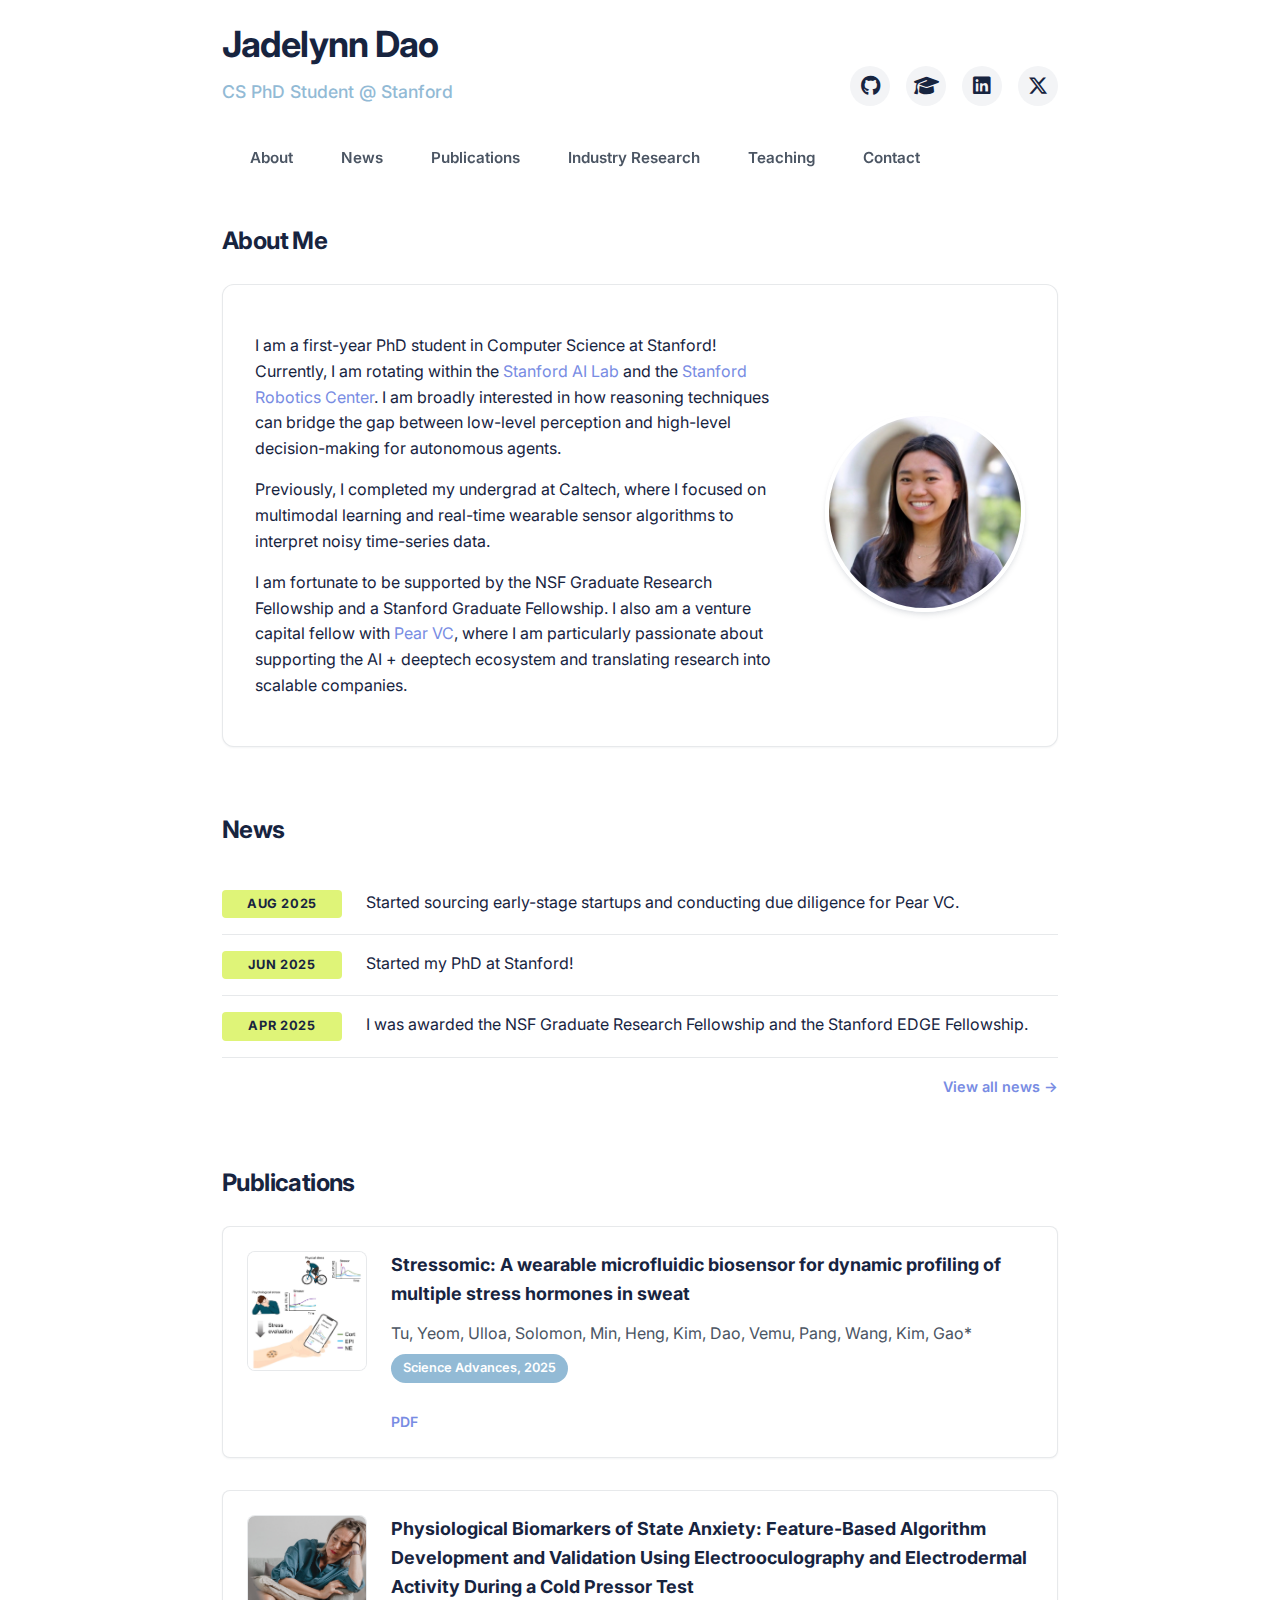
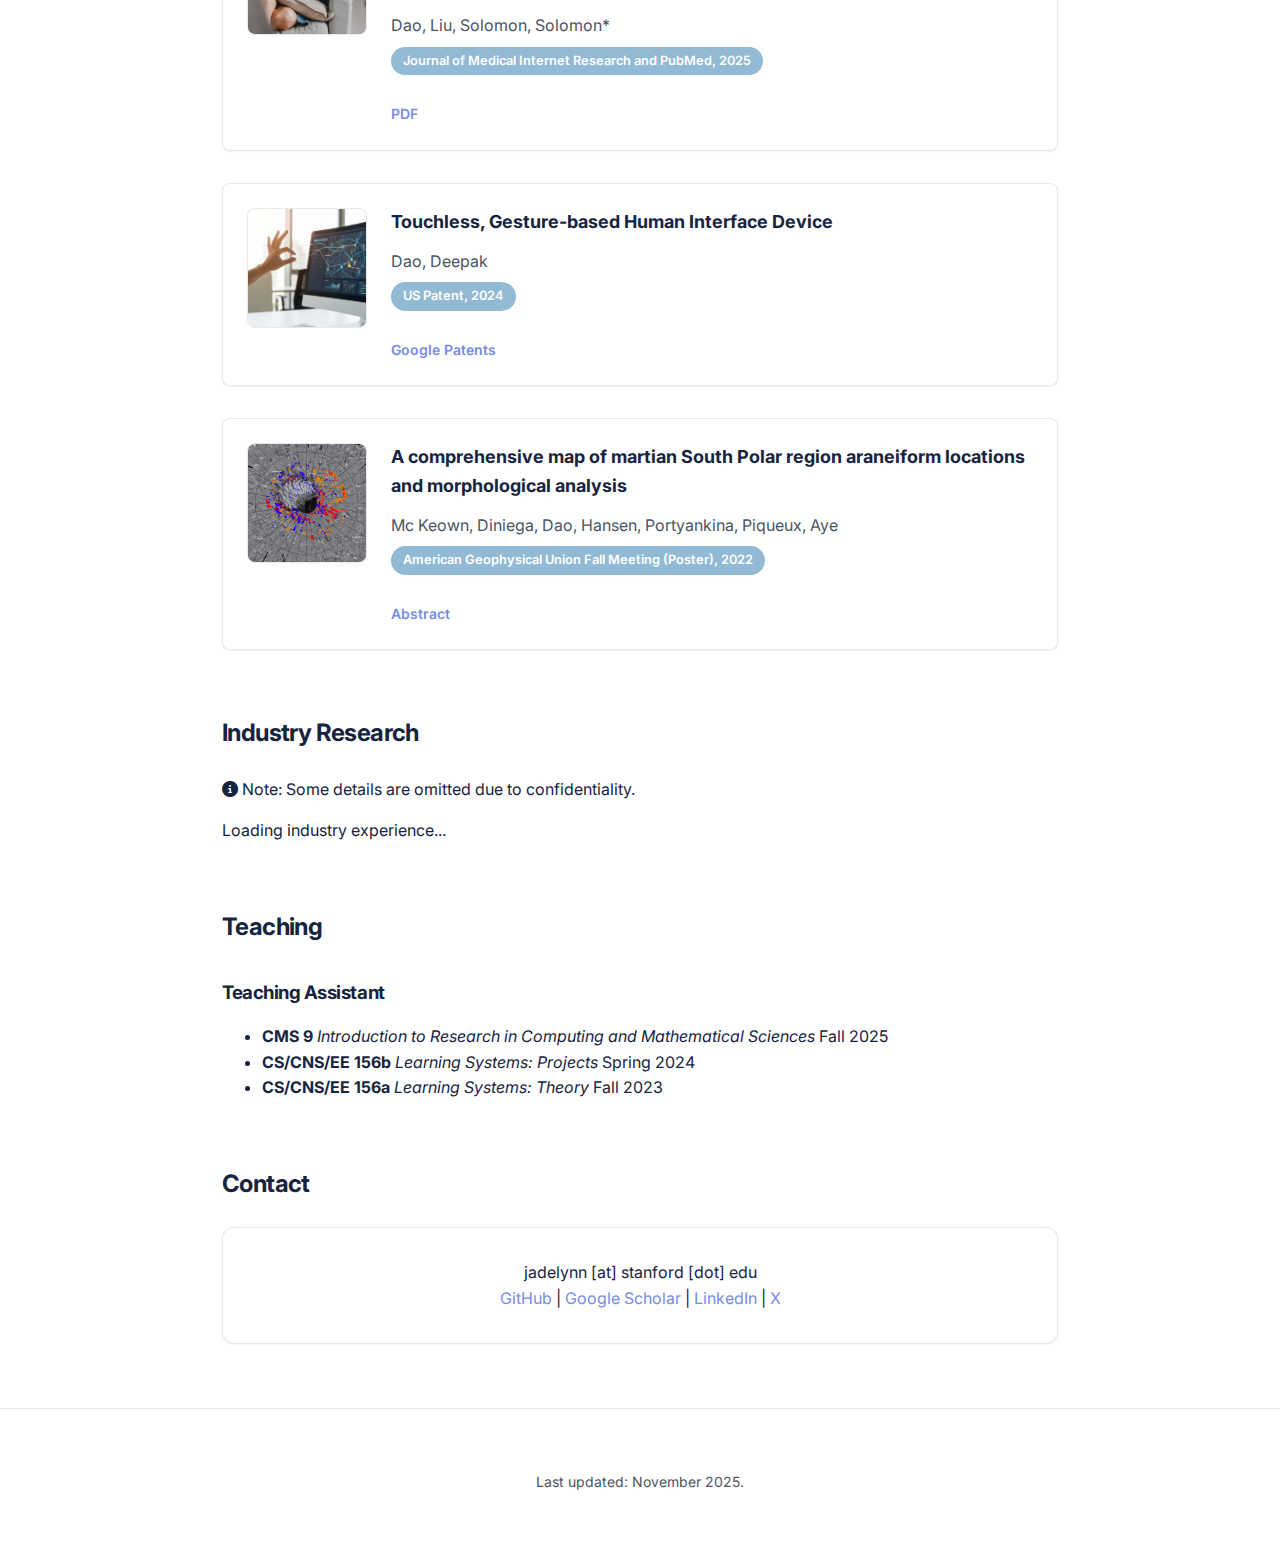
<file: index.html>
<!DOCTYPE html>
<html lang="en">

<head>
    <!-- Google tag (gtag.js) -->
    <script async src="https://www.googletagmanager.com/gtag/js?id=G-SCCFE5GMSF"></script>
    <script>
        window.dataLayer = window.dataLayer || [];
        function gtag() { dataLayer.push(arguments); }
        gtag('js', new Date());

        gtag('config', 'G-SCCFE5GMSF');
    </script>

    <meta charset="UTF-8">
    <meta name="viewport" content="width=device-width, initial-scale=1.0">
    <title>Jadelynn Dao - PhD Student</title>
    <link rel="stylesheet" href="styles.css?v=1">
    <link rel="preconnect" href="https://fonts.googleapis.com">
    <link rel="preconnect" href="https://fonts.gstatic.com" crossorigin>
    <link href="https://fonts.googleapis.com/css2?family=Inter:wght@300;400;500;600;700&display=swap" rel="stylesheet">
    <link rel="stylesheet" href="https://cdnjs.cloudflare.com/ajax/libs/font-awesome/6.5.1/css/all.min.css">
    <link rel="icon" href="favicon.ico" type="image/x-icon">
</head>

<body>

    <header class="site-header">
        <div class="container">
            <div class="header-top">
                <div class="title-block">
                    <h1>Jadelynn Dao</h1>
                    <p class="subtitle" style="color:  var(--color-accent-blue);">CS PhD Student @ Stanford</p>
                </div>
                <div class="social-icons">
                    <a href="https://github.com/jadee-dao" aria-label="GitHub"><i class="fab fa-github"></i></a>
                    <a href="#" aria-label="Google Scholar"><i class="fas fa-graduation-cap"></i></a>
                    <a href="https://www.linkedin.com/in/jadelynn-dao/" aria-label="LinkedIn"><i
                            class="fab fa-linkedin"></i></a>
                    <a href="https://x.com/_jadelynn" aria-label="X"><i class="fab fa-x-twitter"></i></a>
                </div>
            </div>
            <nav>
                <a href="#about" class="nav-tab">About</a>
                <a href="#news" class="nav-tab">News</a>
                <a href="#publications" class="nav-tab">Publications</a>
                <a href="#industry" class="nav-tab">Industry  Research</a>
                <a href="#teaching" class="nav-tab">Teaching</a>
                <a href="#contact" class="nav-tab">Contact</a>
            </nav>
        </div>
    </header>

    <main class="container">
        <section id="about">
            <h2>About Me</h2>
            <div class="profile-layout">
                <div class="profile-text">
                    <p>
                        I am a first-year PhD student in Computer Science at Stanford! Currently, I am rotating within
                        the <a href="https://ai.stanford.edu/">Stanford AI Lab</a> and the <a
                            href="https://src.stanford.edu/">Stanford Robotics Center</a>.
                        I am broadly interested in how reasoning techniques can bridge the gap between
                        low-level perception and high-level decision-making for autonomous agents.
                    </p>
                    <p>
                        Previously, I completed my undergrad at Caltech, where I focused on multimodal learning and
                        real-time wearable sensor algorithms to interpret noisy time-series data.
                    </p>
                    <p>
                        I am fortunate to be supported by the NSF Graduate Research Fellowship and a Stanford Graduate
                        Fellowship. I also am a venture capital fellow with <a
                        href="https://pear.vc/how-we-invest/our-verticals/ai/">Pear VC</a>, where I am particularly
                        passionate about supporting the AI + deeptech ecosystem and translating research into scalable
                        companies.
                    </p>
                </div>
                <div class="profile-photo">
                    <img src="images/profile.png" alt="Jadelynn Dao" class="profile-img">
                </div>
            </div>
        </section>

        <section id="news">
            <h2>News</h2>
            <ul id="news-list" class="news-list">
                <!-- News items will be inserted here by JavaScript -->
                <li>Loading news...</li>
            </ul>
            <div style="margin-top: 1rem; text-align: right;">
                <a href="news.html" style="font-weight: 600; font-size: 0.9rem;">View all news &rarr;</a>
            </div>
        </section>

        <section id="publications">
            <h2>Publications</h2>
            <div id="publications-list" class="publications-list">
                <!-- Publications will be inserted here by JavaScript -->
                <p>Loading publications...</p>
            </div>
        </section>

        <section id="industry">
            <h2>Industry Research</h2>
            <div class="disclaimer-chip">
                <i class="fas fa-info-circle"></i> Note: Some details are omitted due to confidentiality.
            </div>
            <div id="industry-list" class="industry-grid">
                <!-- Industry items will be inserted here by JavaScript -->
                <p>Loading industry experience...</p>
            </div>
        </section>

        <section id="teaching">
            <h2>Teaching</h2>
            <div class="teaching-content">
                <h3>Teaching Assistant</h3>
                <ul class="teaching-list">
                    <li>
                        <strong>CMS 9</strong> <em>Introduction to Research in Computing and Mathematical Sciences</em>
                        <span class="date">Fall 2025</span>
                    </li>
                    <li>
                        <strong>CS/CNS/EE 156b</strong> <em>Learning Systems: Projects</em>
                        <span class="date">Spring 2024</span>
                    </li>
                    <li>
                        <strong>CS/CNS/EE 156a</strong> <em>Learning Systems: Theory</em>
                        <span class="date">Fall 2023</span>
                    </li>
                </ul>
            </div>
        </section>

        <section id="contact">
            <h2>Contact</h2>
            <p>
                jadelynn [at] stanford [dot] edu<br>
                <a href="#">GitHub</a> | <a href="#">Google Scholar</a> | <a href="#">LinkedIn</a> | <a href="#">X</a>
            </p>
        </section>
    </main>

    <footer class="site-footer">
        <div class="container">
            <p>Last updated: November 2025.</p>
        </div>
    </footer>

    <script src="script.js?v=1"></script>
    <script>
        document.addEventListener('DOMContentLoaded', () => {
            loadNews(3);
        });
    </script>
</body>

</html>
</file>
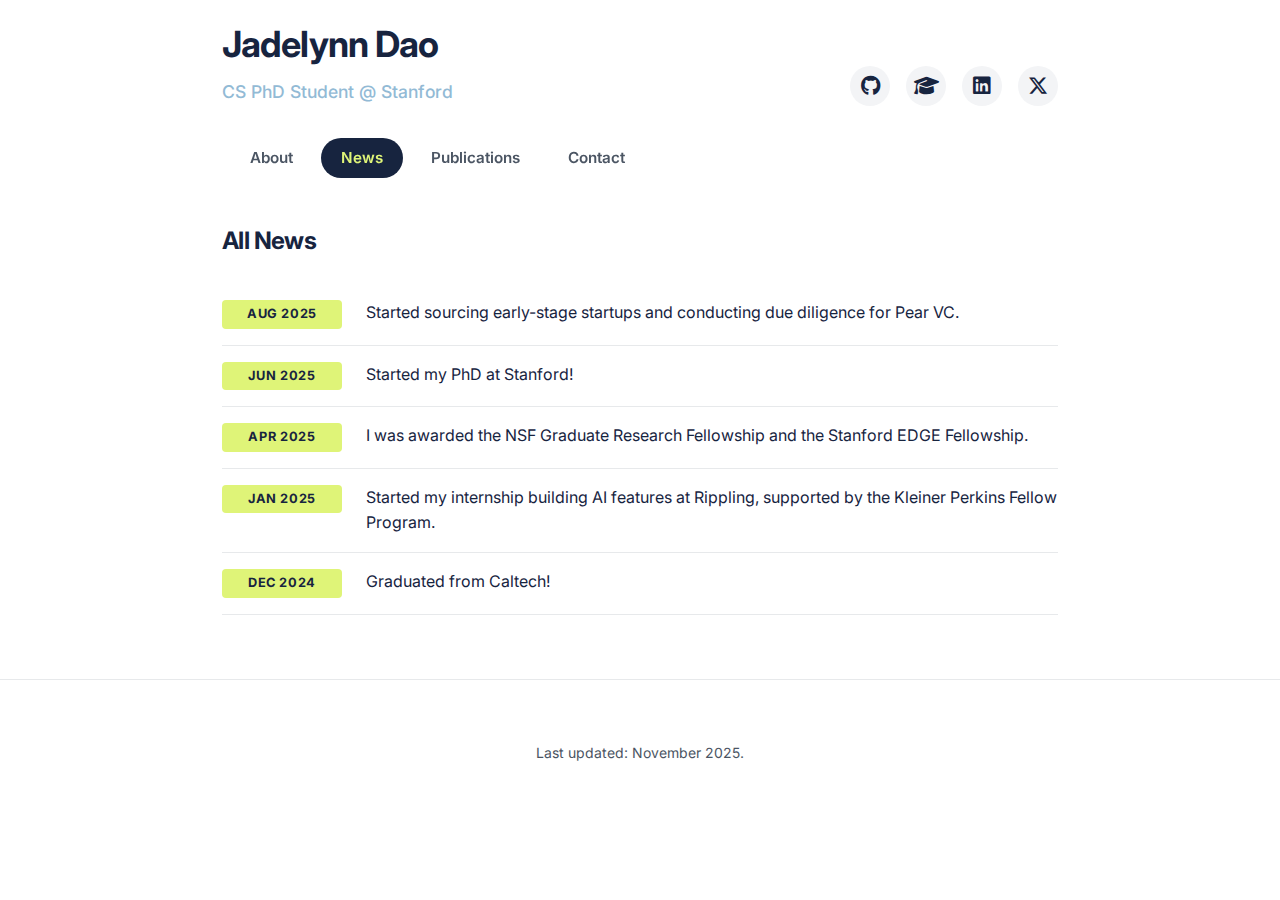
<file: news.html>
<!DOCTYPE html>
<html lang="en">

<head>
    <meta charset="UTF-8">
    <meta name="viewport" content="width=device-width, initial-scale=1.0">
    <title>News - Jadelynn Dao</title>
    <link rel="stylesheet" href="styles.css">
    <link rel="preconnect" href="https://fonts.googleapis.com">
    <link rel="preconnect" href="https://fonts.gstatic.com" crossorigin>
    <link href="https://fonts.googleapis.com/css2?family=Inter:wght@300;400;500;600;700&display=swap" rel="stylesheet">
    <link rel="stylesheet" href="https://cdnjs.cloudflare.com/ajax/libs/font-awesome/6.5.1/css/all.min.css">
</head>

<body>

    <header class="site-header">
        <div class="container">
            <div class="header-top">
                <div class="title-block">
                    <h1>Jadelynn Dao</h1>
                    <p class="subtitle" style="color:  var(--color-accent-blue);">CS PhD Student @ Stanford</p>
                </div>
                <div class="social-icons">
                    <a href="#" aria-label="GitHub"><i class="fab fa-github"></i></a>
                    <a href="#" aria-label="Google Scholar"><i class="fas fa-graduation-cap"></i></a>
                    <a href="#" aria-label="LinkedIn"><i class="fab fa-linkedin"></i></a>
                    <a href="#" aria-label="X"><i class="fab fa-x-twitter"></i></a>
                </div>
            </div>
            <nav>
                <a href="index.html#about" class="nav-tab">About</a>
                <a href="index.html#news" class="nav-tab active">News</a>
                <a href="index.html#publications" class="nav-tab">Publications</a>
                <a href="index.html#contact" class="nav-tab">Contact</a>
            </nav>
        </div>
    </header>

    <main class="container">
        <section id="news-archive">
            <h2>All News</h2>
            <ul id="news-list" class="news-list">
                <!-- News items will be inserted here by JavaScript -->
                <li>Loading news...</li>
            </ul>
        </section>
    </main>

    <footer class="site-footer">
        <div class="container">
            <p>Last updated: November 2025.</p>
        </div>
    </footer>

    <script src="script.js"></script>
    <script>
        // Load all news items
        document.addEventListener('DOMContentLoaded', () => {
            loadNews();
        });
    </script>
</body>

</html>
</file>
<file: styles.css>
:root {
    --font-main: 'Inter', system-ui, -apple-system, sans-serif;

    /* New Palette */
    --color-bg: #ffffff;
    /* White */
    --color-text: #17243F;
    /* Dark Navy */
    --color-text-light: #4b5563;
    /* Softer Navy/Grey */
    --color-accent-lime: #DFF478;
    --color-accent-periwinkle: #788CE3;
    --color-accent-blue: #92BAD5;

    --color-card-bg: #ffffff;
    --color-border: rgba(23, 36, 63, 0.1);
    /* Navy with opacity */

    --shadow-sm: 0 1px 2px 0 rgba(23, 36, 63, 0.05);
    --shadow-md: 0 4px 6px -1px rgba(23, 36, 63, 0.1), 0 2px 4px -1px rgba(23, 36, 63, 0.06);

    --radius-md: 0.5rem;
    --radius-lg: 0.75rem;
    --spacing-unit: 1rem;
    --max-width: 900px;
}

* {
    box-sizing: border-box;
}

body {
    font-family: var(--font-main);
    background-color: var(--color-bg);
    color: var(--color-text);
    line-height: 1.6;
    margin: 0;
    padding: 0;
    font-size: 16px;
}

h1,
h2,
h3 {
    font-weight: 700;
    color: var(--color-text);
    margin-top: 2rem;
    margin-bottom: 1rem;
    letter-spacing: -0.025em;
}

h1 {
    font-size: 2.25rem;
    margin-top: 0;
    margin-bottom: 0.25rem;
}

h2 {
    font-size: 1.5rem;
    border-bottom: none;
    padding-bottom: 0;
    margin-bottom: 1.5rem;
}

a {
    color: var(--color-accent-periwinkle);
    text-decoration: none;
    transition: all 0.2s;
}

a:hover {
    color: var(--color-accent-hover);
    text-decoration: underline;
}

.container {
    max-width: var(--max-width);
    margin: 0 auto;
    padding: 0 2rem;
}

/* Header */
.site-header {
    background-color: transparent;
    /* Let body bg show through or use white if preferred */
    padding: 1rem 0 0.25rem;
}

.header-top {
    display: flex;
    justify-content: space-between;
    align-items: flex-end;
    margin-bottom: 1.5rem;
    flex-wrap: wrap;
    gap: 1rem;
}

.title-block {
    flex: 1;
}

.subtitle {
    font-size: 1.1rem;
    color: var(--color-text-light);
    margin: 0;
    font-weight: 500;
}

.social-icons {
    display: flex;
    gap: 1rem;
}

.social-icons a {
    font-size: 1.25rem;
    color: var(--color-text);
    background-color: #f3f4f6;
    /* Light grey for visibility on white */
    width: 40px;
    height: 40px;
    display: flex;
    align-items: center;
    justify-content: center;
    border-radius: 50%;
    transition: all 0.2s;
}

.social-icons a:hover {
    background-color: var(--color-accent-periwinkle);
    color: white;
    transform: translateY(-2px);
}

nav {
    display: flex;
    gap: 0.5rem;
    background-color: rgba(255, 255, 255, 0.6);
    padding: 0.5rem;
    border-radius: 9999px;
    /* Pill shape container */
    width: fit-content;
    backdrop-filter: blur(5px);
}

.nav-tab {
    padding: 0.5rem 1.25rem;
    border-radius: 9999px;
    font-weight: 600;
    font-size: 0.95rem;
    color: var(--color-text-light);
    border: none;
}

.nav-tab:hover {
    background-color: rgba(255, 255, 255, 0.8);
    color: var(--color-accent-periwinkle);
}

.nav-tab.active,
nav a:active {
    background-color: var(--color-text);
    color: var(--color-accent-lime);
}

/* Sections */
section {
    margin-bottom: 4rem;
}

/* Profile Section */
.profile-layout {
    display: flex;
    gap: 3rem;
    align-items: center;
    background-color: var(--color-card-bg);
    padding: 2rem;
    border-radius: var(--radius-lg);
    box-shadow: var(--shadow-sm);
    border: 1px solid var(--color-border);
}

.profile-text {
    flex: 1;
}

.profile-photo {
    flex: 0 0 200px;
}

.profile-img {
    width: 200px;
    height: 200px;
    object-fit: cover;
    border-radius: 50%;
    border: 4px solid var(--color-bg);
    box-shadow: var(--shadow-md);
}

/* News Section */
.news-list {
    list-style: none;
    padding: 0;
    display: flex;
    flex-direction: column;
    gap: 0;
    /* Remove gap, use border for separation */
}

.news-list li {
    background-color: transparent;
    padding: 1rem 0;
    border-radius: 0;
    box-shadow: none;
    border: none;
    border-bottom: 1px solid var(--color-border);
    display: flex;
    align-items: baseline;
    transition: none;
}

.news-list li:hover {
    transform: none;
    box-shadow: none;
    border-color: var(--color-border);
    /* Keep border color consistent */
}

.news-date {
    flex: 0 0 120px;
    font-weight: 700;
    color: var(--color-text);
    font-size: 0.9rem;
    text-transform: uppercase;
    letter-spacing: 0.05em;
    background-color: var(--color-accent-lime);
    padding: 0.25rem 0.5rem;
    border-radius: 4px;
    text-align: center;
    margin-right: 1.5rem;
    font-size: 0.8rem;
}

/* Publications Section */
.publications-list {
    display: flex;
    flex-direction: column;
    gap: 2rem;
}

.publication-item {
    display: flex;
    gap: 1.5rem;
    align-items: flex-start;
    background-color: var(--color-card-bg);
    padding: 1.5rem;
    border-radius: var(--radius-md);
    box-shadow: var(--shadow-sm);
    border: 1px solid var(--color-border);
    transition: transform 0.2s, box-shadow 0.2s;
}

.publication-item:hover {
    transform: translateY(-2px);
    box-shadow: var(--shadow-md);
    border-color: var(--color-accent-periwinkle);
}

.pub-image-container {
    flex-shrink: 0;
    width: 120px;
    height: 120px;
    border-radius: 8px;
    overflow: hidden;
    background-color: var(--color-bg);
    border: 1px solid var(--color-border);
}

.pub-image {
    width: 100%;
    height: 100%;
    object-fit: cover;
    transition: transform 0.3s ease;
}

.publication-item:hover .pub-image {
    transform: scale(1.05);
}

.pub-content {
    display: flex;
    flex-direction: column;
    gap: 0.25rem;
    flex: 1;
}

.pub-title {
    font-weight: 700;
    font-size: 1.125rem;
    display: block;
    margin-bottom: 0.5rem;
    color: var(--color-text);
}

.pub-authors {
    display: block;
    color: var(--color-text-light);
    margin-bottom: 0.25rem;
}

.pub-venue {
    display: inline-block;
    background-color: var(--color-accent-blue);
    /* Light indigo background */
    color: white;
    padding: 0.25rem 0.75rem;
    border-radius: 9999px;
    font-size: 0.8rem;
    font-weight: 600;
    margin-bottom: 1rem;
    width: fit-content;
}

.pub-links {
    margin-top: 0.5rem;
    display: flex;
    gap: 1rem;
}

.pub-links a {
    font-weight: 600;
    font-size: 0.875rem;
    display: inline-flex;
    align-items: center;
    color: var(--color-accent-periwinkle);
}

.pub-links a:hover {
    text-decoration: underline;
}

/* Contact Section */
#contact p {
    background-color: var(--color-card-bg);
    padding: 2rem;
    border-radius: var(--radius-lg);
    box-shadow: var(--shadow-sm);
    border: 1px solid var(--color-border);
    text-align: center;
}

/* Footer */
.site-footer {
    margin-top: 4rem;
    padding: 3rem 0;
    border-top: 1px solid var(--color-border);
    color: var(--color-text-light);
    font-size: 0.875rem;
    text-align: center;
    background-color: transparent;
}

/* Responsive */
@media (max-width: 600px) {
    .profile-layout {
        flex-direction: column-reverse;
        text-align: center;
    }

    .profile-photo {
        margin: 0 auto;
    }

    .news-list li {
        flex-direction: column;
        gap: 0.5rem;
    }

    .news-date {
        margin-bottom: 0;
    }

    nav {
        flex-wrap: wrap;
        justify-content: center;
        gap: 1rem;
    }
}
</file>
